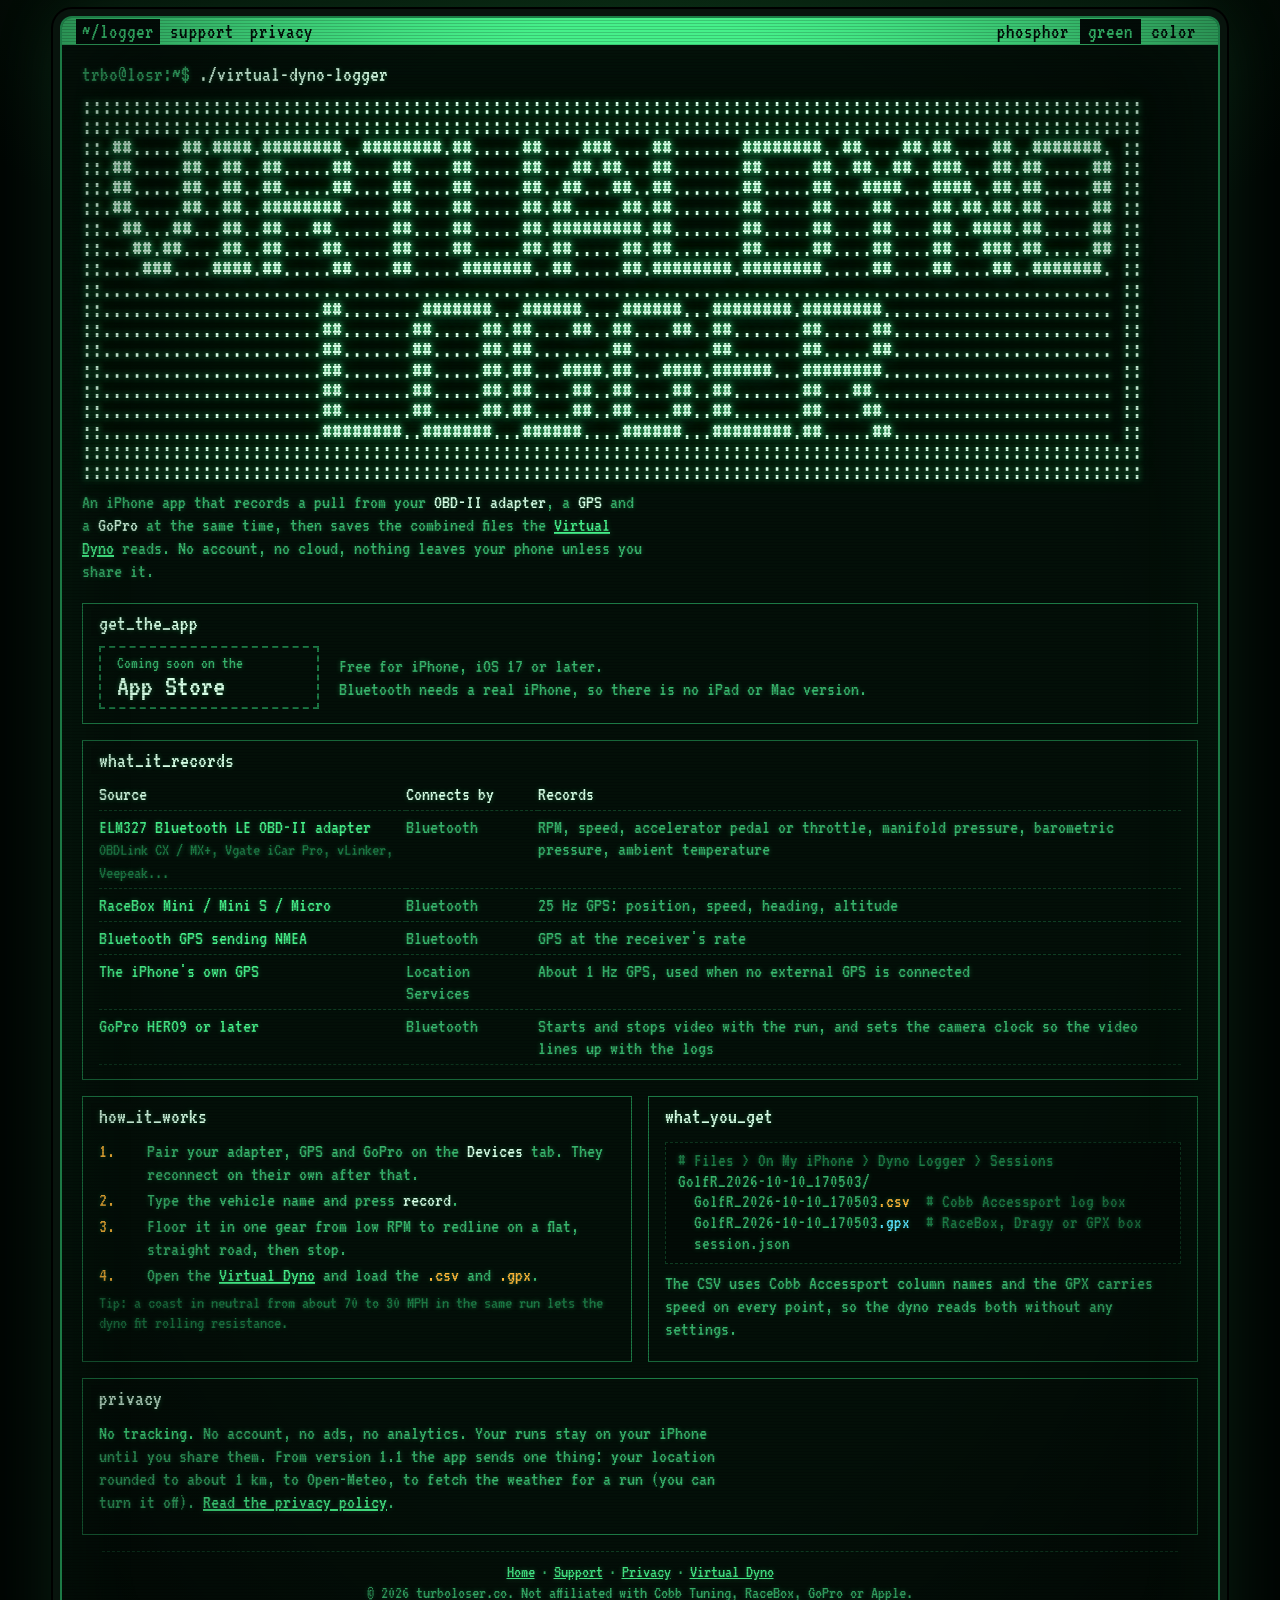
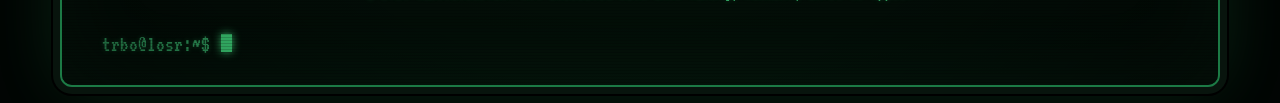
<file: index.html>
<!doctype html>
<html lang="en"><head><meta charset="utf-8">
<meta name="viewport" content="width=device-width, initial-scale=1, viewport-fit=cover">
<meta name="color-scheme" content="dark">
<script>try{let p;try{p=localStorage.getItem("vdl-phosphor")}catch{}document.documentElement.dataset.phosphor=["green","color"].includes(p)?p:"green"}catch{}
try{let s;try{s=sessionStorage.getItem("vdl-boot");sessionStorage.setItem("vdl-boot","1")}catch{}if(!matchMedia("(prefers-reduced-motion:reduce)").matches&&!s)document.documentElement.classList.add("bt")}catch{}</script>
<title>Virtual Dyno Logger for iPhone</title>
<meta name="description" content="Record OBD-II, GPS and GoPro at once on your iPhone and get the combined files the Virtual Dyno reads. No account, nothing leaves your phone.">
<link rel="canonical" href="https://dynologger.turboloser.co/">
<link rel="icon" href="/icons/icon-192.png" type="image/png">
<link rel="apple-touch-icon" href="/icons/apple-touch-icon.png">
<meta name="theme-color" content="#010503">
<meta property="og:type" content="website">
<meta property="og:site_name" content="Virtual Dyno Logger">
<meta property="og:title" content="Virtual Dyno Logger for iPhone">
<meta property="og:description" content="Record OBD-II, GPS and GoPro at once on your iPhone and get the combined files the Virtual Dyno reads. No account, nothing leaves your phone.">
<meta property="og:url" content="https://dynologger.turboloser.co/">
<link rel="preload" href="/fonts/vt323-latin-400-normal.woff2" as="font" type="font/woff2" crossorigin>
<link rel="stylesheet" href="/style.css">
</head>
<body>
<a class="skip" href="#main">Skip to content</a>
<div class="win">
<div class="crt" aria-hidden="true"></div>
<div class="bar"><nav aria-label="Site"><a href="/" aria-current="page">~/logger</a><a href="/support/">support</a><a href="/privacy/">privacy</a></nav><div class="ph" id="phos" role="group" aria-label="Phosphor color"><span class="pl" aria-hidden="true">phosphor</span><button type="button" data-p="green" aria-pressed="true">green</button><button type="button" data-p="color" aria-pressed="false">color</button></div></div>
<div class="app">
<header class="hgrp">
 <div class="boot" aria-hidden="true">trbo@losr:~$ <span class="type">./virtual-dyno-logger</span></div>
 <h1 class="vh">Virtual Dyno Logger</h1>
 <div class="ban">
 <div class="art row" aria-hidden="true">::::::::::::::::::::::::::::::::::::::::::::::::::::::::::::::::::::::::::::::::::::::::::::::::::::::::::
::::::::::::::::::::::::::::::::::::::::::::::::::::::::::::::::::::::::::::::::::::::::::::::::::::::::::
::.##.....##.####.########..########.##.....##....###....##.......########..##....##.##....##..#######. ::
::.##.....##..##..##.....##....##....##.....##...##.##...##.......##.....##..##..##..###...##.##.....## ::
::.##.....##..##..##.....##....##....##.....##..##...##..##.......##.....##...####...####..##.##.....## ::
::.##.....##..##..########.....##....##.....##.##.....##.##.......##.....##....##....##.##.##.##.....## ::
::..##...##...##..##...##......##....##.....##.#########.##.......##.....##....##....##..####.##.....## ::
::...##.##....##..##....##.....##....##.....##.##.....##.##.......##.....##....##....##...###.##.....## ::
::....###....####.##.....##....##.....#######..##.....##.########.########.....##....##....##..#######. ::
::..................................................................................................... ::
::......................##........#######...######....######...########.########....................... ::
::......................##.......##.....##.##....##..##....##..##.......##.....##...................... ::
::......................##.......##.....##.##........##........##.......##.....##...................... ::
::......................##.......##.....##.##...####.##...####.######...########....................... ::
::......................##.......##.....##.##....##..##....##..##.......##...##........................ ::
::......................##.......##.....##.##....##..##....##..##.......##....##....................... ::
::......................########..#######...######....######...########.##.....##...................... ::
::::::::::::::::::::::::::::::::::::::::::::::::::::::::::::::::::::::::::::::::::::::::::::::::::::::::::
::::::::::::::::::::::::::::::::::::::::::::::::::::::::::::::::::::::::::::::::::::::::::::::::::::::::::</div>
 <div class="art stack" aria-hidden="true">::::::::::::::::::::::::::::::::::::::::::::::::::::::::::::::::::::
::::::::::::::::::::::::::::::::::::::::::::::::::::::::::::::::::::
::.##.....##.####.########..########.##.....##....###....##...... ::
::.##.....##..##..##.....##....##....##.....##...##.##...##...... ::
::.##.....##..##..##.....##....##....##.....##..##...##..##...... ::
::.##.....##..##..########.....##....##.....##.##.....##.##...... ::
::..##...##...##..##...##......##....##.....##.#########.##...... ::
::...##.##....##..##....##.....##....##.....##.##.....##.##...... ::
::....###....####.##.....##....##.....#######..##.....##.######## ::
::............................................................... ::
::.............########..##....##.##....##..#######.............. ::
::.............##.....##..##..##..###...##.##.....##............. ::
::.............##.....##...####...####..##.##.....##............. ::
::.............##.....##....##....##.##.##.##.....##............. ::
::.............##.....##....##....##..####.##.....##............. ::
::.............##.....##....##....##...###.##.....##............. ::
::.............########.....##....##....##..#######.............. ::
::............................................................... ::
::...##........#######...######....######...########.########.... ::
::...##.......##.....##.##....##..##....##..##.......##.....##... ::
::...##.......##.....##.##........##........##.......##.....##... ::
::...##.......##.....##.##...####.##...####.######...########.... ::
::...##.......##.....##.##....##..##....##..##.......##...##..... ::
::...##.......##.....##.##....##..##....##..##.......##....##.... ::
::...########..#######...######....######...########.##.....##... ::
::::::::::::::::::::::::::::::::::::::::::::::::::::::::::::::::::::
::::::::::::::::::::::::::::::::::::::::::::::::::::::::::::::::::::</div>
 </div>
 <p class="intro">An iPhone app that records a pull from your <b>OBD-II adapter</b>, a <b>GPS</b> and a <b>GoPro</b> at the same time, then saves the combined files the <a href="https://dyno.turboloser.co/">Virtual Dyno</a> reads. No account, no cloud, nothing leaves your phone unless you share it.</p>
</header>
<main id="main">
<section aria-labelledby="get">
 <h2 id="get">get_the_app</h2>
 <div class="get">
  <!-- When the app is live: replace this element with Apple's official "Download on the App Store" badge
       (https://developer.apple.com/app-store/marketing/guidelines/) wrapped in a link to the App Store listing. -->
  <span class="store" aria-disabled="true"><small>Coming soon on the</small><span>App Store</span></span>
  <p>Free for iPhone, iOS 17 or later.<br>Bluetooth needs a real iPhone, so there is no iPad or Mac version.</p>
 </div>
</section>
<section aria-labelledby="rec">
 <h2 id="rec">what_it_records</h2>
 <div class="wrap"><table class="tbl">
  <thead><tr><th scope="col">Source</th><th scope="col">Connects by</th><th scope="col">Records</th></tr></thead>
  <tbody>
   <tr><td>ELM327 Bluetooth LE OBD-II adapter<br><span class="meta">OBDLink CX / MX+, Vgate iCar Pro, vLinker, Veepeak...</span></td><td>Bluetooth</td><td>RPM, speed, accelerator pedal or throttle, manifold pressure, barometric pressure, ambient temperature</td></tr>
   <tr><td>RaceBox Mini / Mini S / Micro</td><td>Bluetooth</td><td>25 Hz GPS: position, speed, heading, altitude</td></tr>
   <tr><td>Bluetooth GPS sending NMEA</td><td>Bluetooth</td><td>GPS at the receiver's rate</td></tr>
   <tr><td>The iPhone's own GPS</td><td>Location Services</td><td>About 1 Hz GPS, used when no external GPS is connected</td></tr>
   <tr><td>GoPro HERO9 or later</td><td>Bluetooth</td><td>Starts and stops video with the run, and sets the camera clock so the video lines up with the logs</td></tr>
  </tbody>
 </table></div>
</section>
<div class="grid">
<section aria-labelledby="how">
 <h2 id="how">how_it_works</h2>
 <ol class="steps">
  <li>Pair your adapter, GPS and GoPro on the <strong>Devices</strong> tab. They reconnect on their own after that.</li>
  <li>Type the vehicle name and press <strong>record</strong>.</li>
  <li>Floor it in one gear from low RPM to redline on a flat, straight road, then stop.</li>
  <li>Open the <a href="https://dyno.turboloser.co/">Virtual Dyno</a> and load the <code>.csv</code> and <code>.gpx</code>.</li>
 </ol>
 <p class="meta">Tip: a coast in neutral from about 70 to 30 MPH in the same run lets the dyno fit rolling resistance.</p>
</section>
<section aria-labelledby="files">
 <h2 id="files">what_you_get</h2>
 <pre><span class="c"># Files &gt; On My iPhone &gt; Dyno Logger &gt; Sessions</span>
GolfR_2026-10-10_170503/
  GolfR_2026-10-10_170503<span class="a">.csv</span>  <span class="c"># Cobb Accessport log box</span>
  GolfR_2026-10-10_170503<span class="b">.gpx</span>  <span class="c"># RaceBox, Dragy or GPX box</span>
  session.json</pre>
 <p>The CSV uses Cobb Accessport column names and the GPX carries speed on every point, so the dyno reads both without any settings.</p>
</section>
</div>
<section aria-labelledby="priv">
 <h2 id="priv">privacy</h2>
 <p><span class="ok">No tracking.</span> No account, no ads, no analytics. Your runs stay on your iPhone until you share them. From version 1.1 the app sends one thing: your location rounded to about 1 km, to Open-Meteo, to fetch the weather for a run (you can turn it off). <a href="/privacy/">Read the privacy policy</a>.</p>
</section>
</main>
<footer class="foot"><a href="/">Home</a>·<a href="/support/">Support</a>·<a href="/privacy/">Privacy</a>·<a href="https://dyno.turboloser.co/">Virtual Dyno</a><br>© 2026 turboloser.co. Not affiliated with Cobb Tuning, RaceBox, GoPro or Apple.</footer>
<div class="ps1" aria-hidden="true">trbo@losr:~$ <i></i></div>
</div>
<script src="/site.js"></script>
</body></html>
</file>
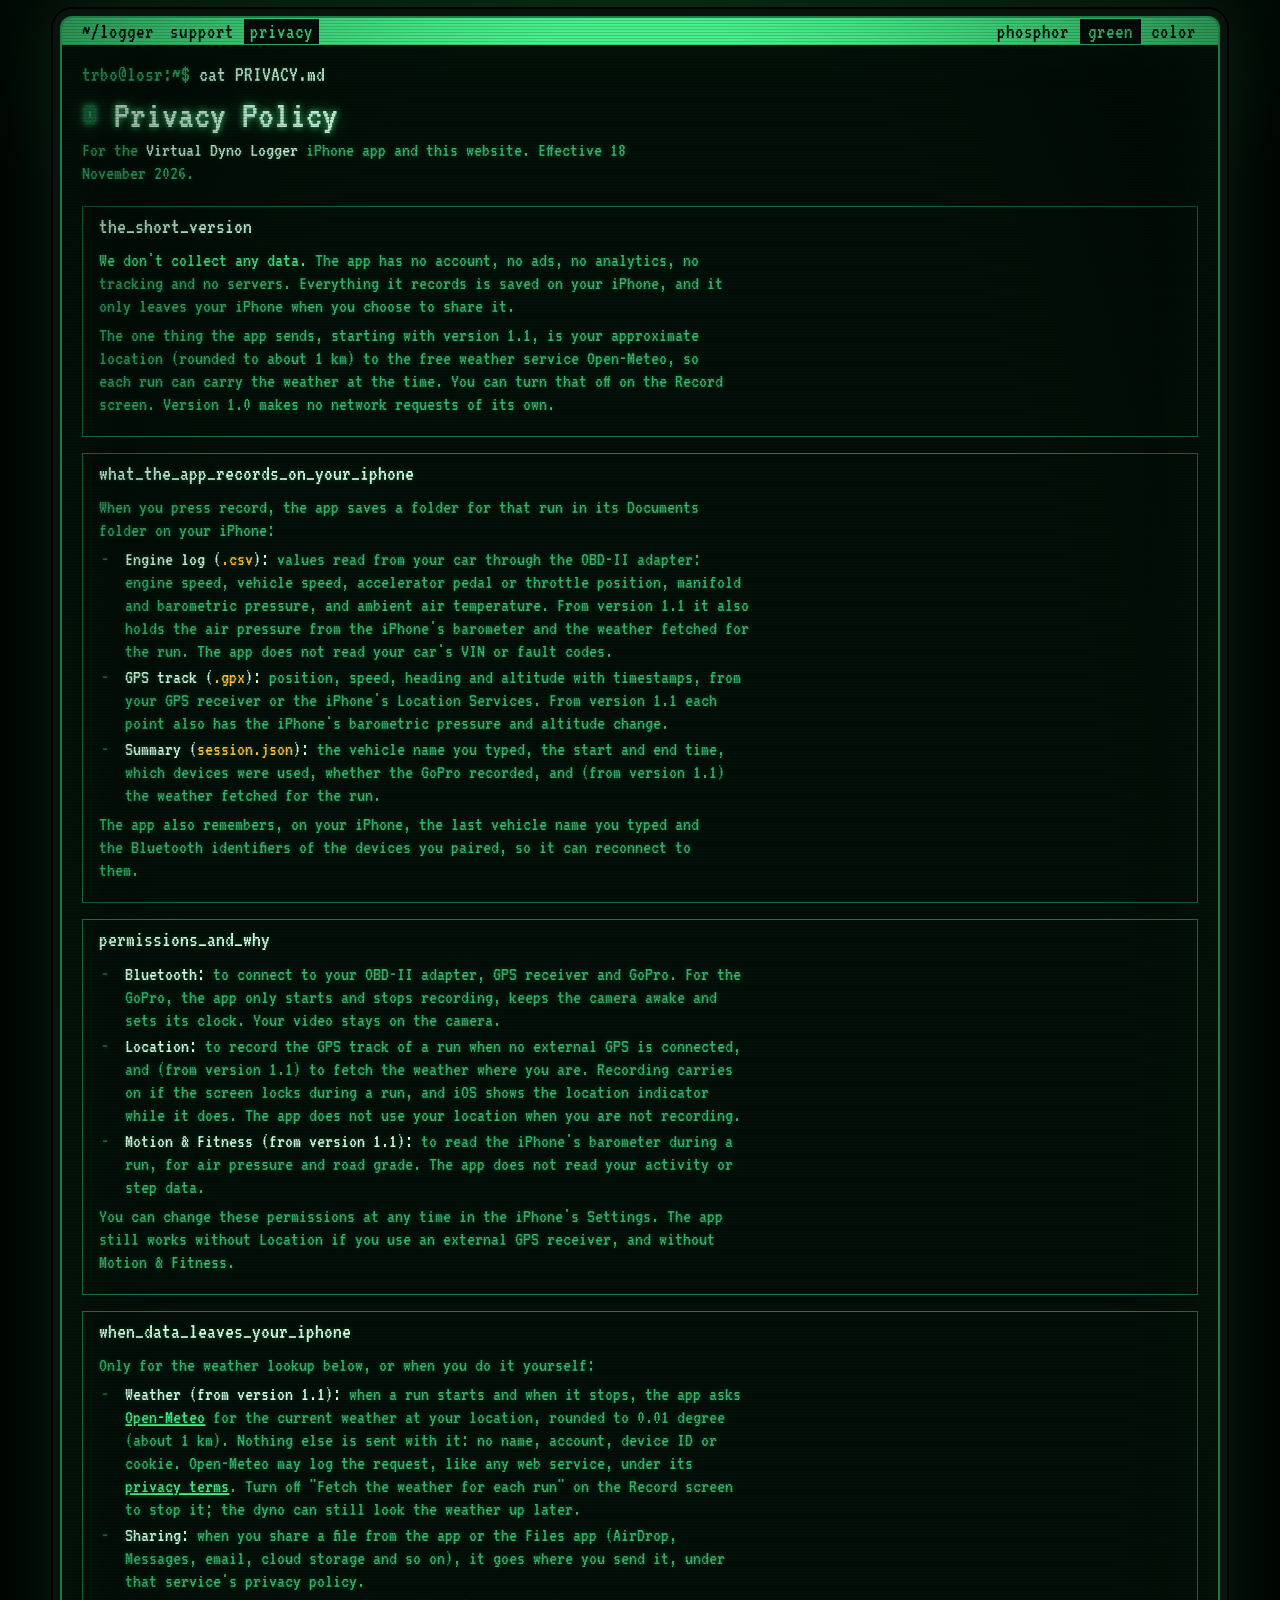
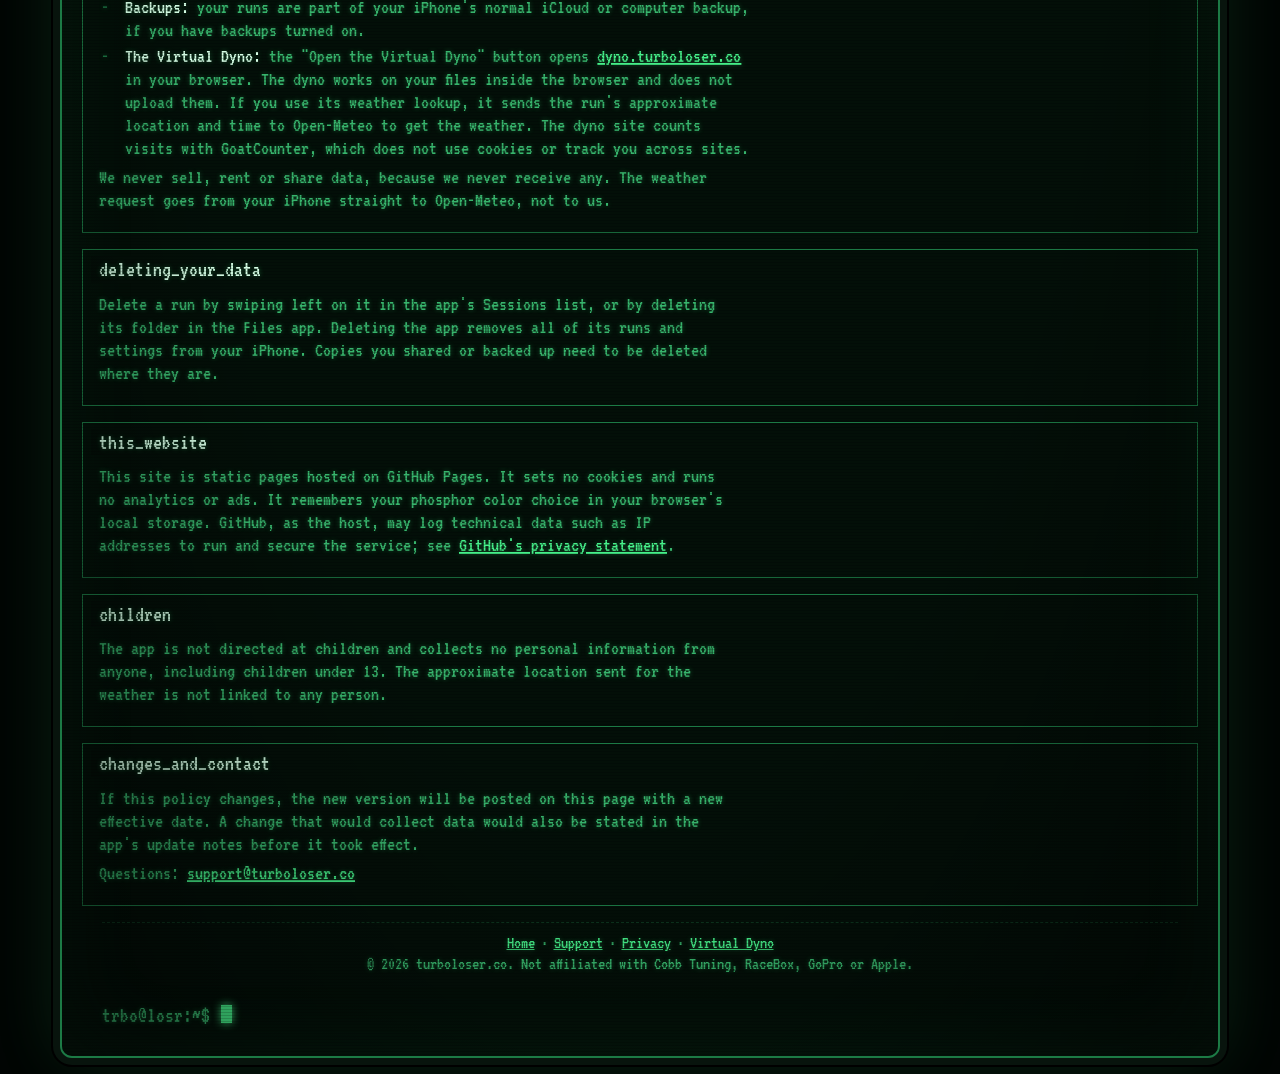
<file: privacy/index.html>
<!doctype html>
<html lang="en"><head><meta charset="utf-8">
<meta name="viewport" content="width=device-width, initial-scale=1, viewport-fit=cover">
<meta name="color-scheme" content="dark">
<script>try{let p;try{p=localStorage.getItem("vdl-phosphor")}catch{}document.documentElement.dataset.phosphor=["green","color"].includes(p)?p:"green"}catch{}
try{let s;try{s=sessionStorage.getItem("vdl-boot");sessionStorage.setItem("vdl-boot","1")}catch{}if(!matchMedia("(prefers-reduced-motion:reduce)").matches&&!s)document.documentElement.classList.add("bt")}catch{}</script>
<title>Privacy Policy · Virtual Dyno Logger</title>
<meta name="description" content="Virtual Dyno Logger collects no data. Runs are saved on your iPhone and only leave it when you share them.">
<link rel="canonical" href="https://dynologger.turboloser.co/privacy/">
<link rel="icon" href="/icons/icon-192.png" type="image/png">
<link rel="apple-touch-icon" href="/icons/apple-touch-icon.png">
<meta name="theme-color" content="#010503">
<meta property="og:type" content="website">
<meta property="og:site_name" content="Virtual Dyno Logger">
<meta property="og:title" content="Privacy Policy · Virtual Dyno Logger">
<meta property="og:description" content="Virtual Dyno Logger collects no data. Runs are saved on your iPhone and only leave it when you share them.">
<meta property="og:url" content="https://dynologger.turboloser.co/privacy/">
<link rel="preload" href="/fonts/vt323-latin-400-normal.woff2" as="font" type="font/woff2" crossorigin>
<link rel="stylesheet" href="/style.css">
</head>
<body>
<a class="skip" href="#main">Skip to content</a>
<div class="win">
<div class="crt" aria-hidden="true"></div>
<div class="bar"><nav aria-label="Site"><a href="/">~/logger</a><a href="/support/">support</a><a href="/privacy/" aria-current="page">privacy</a></nav><div class="ph" id="phos" role="group" aria-label="Phosphor color"><span class="pl" aria-hidden="true">phosphor</span><button type="button" data-p="green" aria-pressed="true">green</button><button type="button" data-p="color" aria-pressed="false">color</button></div></div>
<div class="app">
<header class="hgrp">
 <div class="boot" aria-hidden="true">trbo@losr:~$ <span class="type" style="--w:15ch;--n:15">cat PRIVACY.md</span></div>
 <h1 class="page">Privacy Policy</h1>
 <p class="intro">For the <b>Virtual Dyno Logger</b> iPhone app and this website. Effective 18 November 2026.</p>
</header>
<main id="main">
<section aria-labelledby="short">
 <h2 id="short">the_short_version</h2>
 <p><span class="ok">We don't collect any data.</span> The app has no account, no ads, no analytics, no tracking and no servers. Everything it records is saved on your iPhone, and it only leaves your iPhone when you choose to share it.</p>
 <p>The one thing the app sends, starting with version 1.1, is your approximate location (rounded to about 1 km) to the free weather service Open-Meteo, so each run can carry the weather at the time. You can turn that off on the Record screen. Version 1.0 makes no network requests of its own.</p>
</section>
<section aria-labelledby="records">
 <h2 id="records">what_the_app_records_on_your_iphone</h2>
 <p>When you press record, the app saves a folder for that run in its Documents folder on your iPhone:</p>
 <ul>
  <li><strong>Engine log (<code>.csv</code>):</strong> values read from your car through the OBD-II adapter: engine speed, vehicle speed, accelerator pedal or throttle position, manifold and barometric pressure, and ambient air temperature. From version 1.1 it also holds the air pressure from the iPhone's barometer and the weather fetched for the run. The app does not read your car's VIN or fault codes.</li>
  <li><strong>GPS track (<code>.gpx</code>):</strong> position, speed, heading and altitude with timestamps, from your GPS receiver or the iPhone's Location Services. From version 1.1 each point also has the iPhone's barometric pressure and altitude change.</li>
  <li><strong>Summary (<code>session.json</code>):</strong> the vehicle name you typed, the start and end time, which devices were used, whether the GoPro recorded, and (from version 1.1) the weather fetched for the run.</li>
 </ul>
 <p>The app also remembers, on your iPhone, the last vehicle name you typed and the Bluetooth identifiers of the devices you paired, so it can reconnect to them.</p>
</section>
<section aria-labelledby="perm">
 <h2 id="perm">permissions_and_why</h2>
 <ul>
  <li><strong>Bluetooth:</strong> to connect to your OBD-II adapter, GPS receiver and GoPro. For the GoPro, the app only starts and stops recording, keeps the camera awake and sets its clock. Your video stays on the camera.</li>
  <li><strong>Location:</strong> to record the GPS track of a run when no external GPS is connected, and (from version 1.1) to fetch the weather where you are. Recording carries on if the screen locks during a run, and iOS shows the location indicator while it does. The app does not use your location when you are not recording.</li>
  <li><strong>Motion &amp; Fitness (from version 1.1):</strong> to read the iPhone's barometer during a run, for air pressure and road grade. The app does not read your activity or step data.</li>
 </ul>
 <p>You can change these permissions at any time in the iPhone's Settings. The app still works without Location if you use an external GPS receiver, and without Motion &amp; Fitness.</p>
</section>
<section aria-labelledby="share">
 <h2 id="share">when_data_leaves_your_iphone</h2>
 <p>Only for the weather lookup below, or when you do it yourself:</p>
 <ul>
  <li><strong>Weather (from version 1.1):</strong> when a run starts and when it stops, the app asks <a href="https://open-meteo.com/">Open-Meteo</a> for the current weather at your location, rounded to 0.01 degree (about 1 km). Nothing else is sent with it: no name, account, device ID or cookie. Open-Meteo may log the request, like any web service, under its <a href="https://open-meteo.com/en/terms#privacy">privacy terms</a>. Turn off "Fetch the weather for each run" on the Record screen to stop it; the dyno can still look the weather up later.</li>
  <li><strong>Sharing:</strong> when you share a file from the app or the Files app (AirDrop, Messages, email, cloud storage and so on), it goes where you send it, under that service's privacy policy.</li>
  <li><strong>Backups:</strong> your runs are part of your iPhone's normal iCloud or computer backup, if you have backups turned on.</li>
  <li><strong>The Virtual Dyno:</strong> the "Open the Virtual Dyno" button opens <a href="https://dyno.turboloser.co/">dyno.turboloser.co</a> in your browser. The dyno works on your files inside the browser and does not upload them. If you use its weather lookup, it sends the run's approximate location and time to Open-Meteo to get the weather. The dyno site counts visits with GoatCounter, which does not use cookies or track you across sites.</li>
 </ul>
 <p>We never sell, rent or share data, because we never receive any. The weather request goes from your iPhone straight to Open-Meteo, not to us.</p>
</section>
<section aria-labelledby="delete">
 <h2 id="delete">deleting_your_data</h2>
 <p>Delete a run by swiping left on it in the app's Sessions list, or by deleting its folder in the Files app. Deleting the app removes all of its runs and settings from your iPhone. Copies you shared or backed up need to be deleted where they are.</p>
</section>
<section aria-labelledby="site">
 <h2 id="site">this_website</h2>
 <p>This site is static pages hosted on GitHub Pages. It sets no cookies and runs no analytics or ads. It remembers your phosphor color choice in your browser's local storage. GitHub, as the host, may log technical data such as IP addresses to run and secure the service; see <a href="https://docs.github.com/en/site-policy/privacy-policies/github-general-privacy-statement">GitHub's privacy statement</a>.</p>
</section>
<section aria-labelledby="kids">
 <h2 id="kids">children</h2>
 <p>The app is not directed at children and collects no personal information from anyone, including children under 13. The approximate location sent for the weather is not linked to any person.</p>
</section>
<section aria-labelledby="changes">
 <h2 id="changes">changes_and_contact</h2>
 <p>If this policy changes, the new version will be posted on this page with a new effective date. A change that would collect data would also be stated in the app's update notes before it took effect.</p>
 <p>Questions: <a href="mailto:support@turboloser.co?subject=Virtual%20Dyno%20Logger%20privacy">support@turboloser.co</a></p>
</section>
</main>
<footer class="foot"><a href="/">Home</a>·<a href="/support/">Support</a>·<a href="/privacy/">Privacy</a>·<a href="https://dyno.turboloser.co/">Virtual Dyno</a><br>© 2026 turboloser.co. Not affiliated with Cobb Tuning, RaceBox, GoPro or Apple.</footer>
<div class="ps1" aria-hidden="true">trbo@losr:~$ <i></i></div>
</div>
<script src="/site.js"></script>
</body></html>
</file>
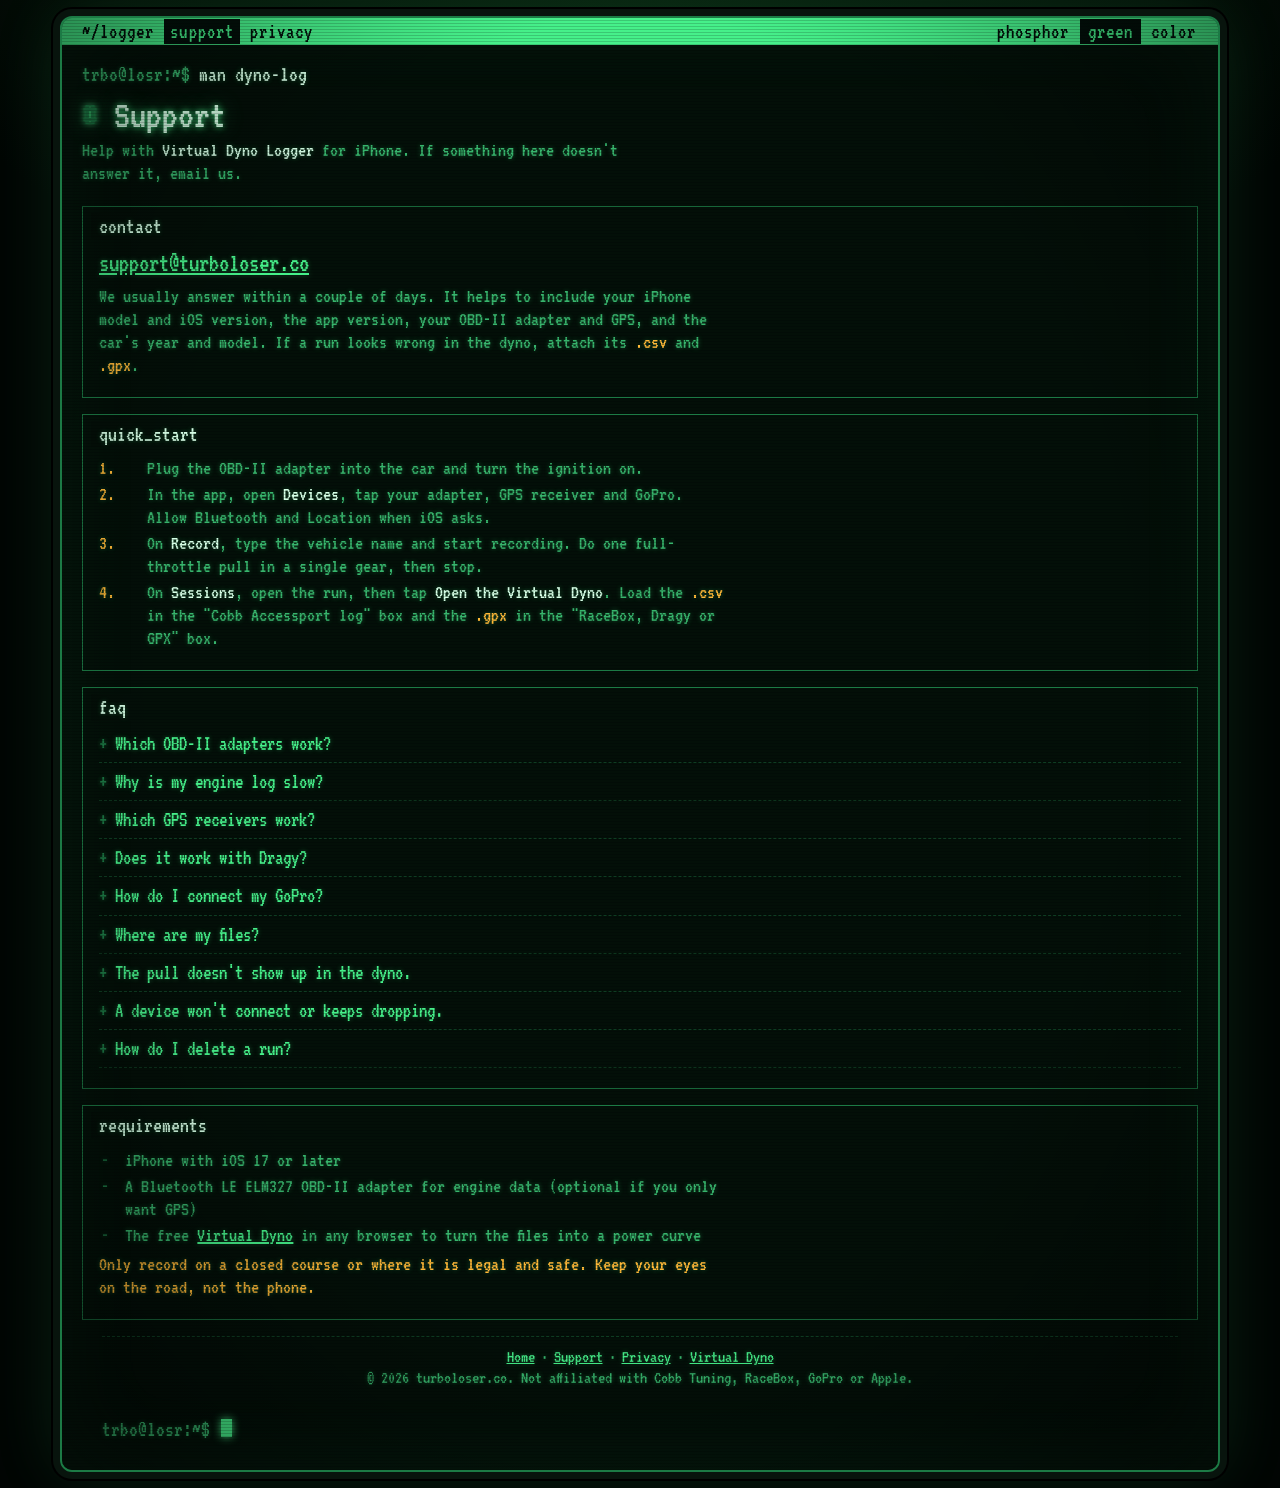
<file: support/index.html>
<!doctype html>
<html lang="en"><head><meta charset="utf-8">
<meta name="viewport" content="width=device-width, initial-scale=1, viewport-fit=cover">
<meta name="color-scheme" content="dark">
<script>try{let p;try{p=localStorage.getItem("vdl-phosphor")}catch{}document.documentElement.dataset.phosphor=["green","color"].includes(p)?p:"green"}catch{}
try{let s;try{s=sessionStorage.getItem("vdl-boot");sessionStorage.setItem("vdl-boot","1")}catch{}if(!matchMedia("(prefers-reduced-motion:reduce)").matches&&!s)document.documentElement.classList.add("bt")}catch{}</script>
<title>Support · Virtual Dyno Logger</title>
<meta name="description" content="Help with Virtual Dyno Logger: supported adapters and GPS receivers, GoPro pairing, finding your files and loading them into the Virtual Dyno.">
<link rel="canonical" href="https://dynologger.turboloser.co/support/">
<link rel="icon" href="/icons/icon-192.png" type="image/png">
<link rel="apple-touch-icon" href="/icons/apple-touch-icon.png">
<meta name="theme-color" content="#010503">
<meta property="og:type" content="website">
<meta property="og:site_name" content="Virtual Dyno Logger">
<meta property="og:title" content="Support · Virtual Dyno Logger">
<meta property="og:description" content="Help with Virtual Dyno Logger: supported adapters and GPS receivers, GoPro pairing, finding your files and loading them into the Virtual Dyno.">
<meta property="og:url" content="https://dynologger.turboloser.co/support/">
<link rel="preload" href="/fonts/vt323-latin-400-normal.woff2" as="font" type="font/woff2" crossorigin>
<link rel="stylesheet" href="/style.css">
</head>
<body>
<a class="skip" href="#main">Skip to content</a>
<div class="win">
<div class="crt" aria-hidden="true"></div>
<div class="bar"><nav aria-label="Site"><a href="/">~/logger</a><a href="/support/" aria-current="page">support</a><a href="/privacy/">privacy</a></nav><div class="ph" id="phos" role="group" aria-label="Phosphor color"><span class="pl" aria-hidden="true">phosphor</span><button type="button" data-p="green" aria-pressed="true">green</button><button type="button" data-p="color" aria-pressed="false">color</button></div></div>
<div class="app">
<header class="hgrp">
 <div class="boot" aria-hidden="true">trbo@losr:~$ <span class="type" style="--w:13ch;--n:13">man dyno-log</span></div>
 <h1 class="page">Support</h1>
 <p class="intro">Help with <b>Virtual Dyno Logger</b> for iPhone. If something here doesn't answer it, email us.</p>
</header>
<main id="main">
<section aria-labelledby="contact">
 <h2 id="contact">contact</h2>
 <p><a class="mail" href="mailto:support@turboloser.co?subject=Virtual%20Dyno%20Logger%20support">support@turboloser.co</a></p>
 <p>We usually answer within a couple of days. It helps to include your iPhone model and iOS version, the app version, your OBD-II adapter and GPS, and the car's year and model. If a run looks wrong in the dyno, attach its <code>.csv</code> and <code>.gpx</code>.</p>
</section>
<section aria-labelledby="start">
 <h2 id="start">quick_start</h2>
 <ol class="steps">
  <li>Plug the OBD-II adapter into the car and turn the ignition on.</li>
  <li>In the app, open <strong>Devices</strong>, tap your adapter, GPS receiver and GoPro. Allow Bluetooth and Location when iOS asks.</li>
  <li>On <strong>Record</strong>, type the vehicle name and start recording. Do one full-throttle pull in a single gear, then stop.</li>
  <li>On <strong>Sessions</strong>, open the run, then tap <strong>Open the Virtual Dyno</strong>. Load the <code>.csv</code> in the "Cobb Accessport log" box and the <code>.gpx</code> in the "RaceBox, Dragy or GPX" box.</li>
 </ol>
</section>
<section aria-labelledby="faq">
 <h2 id="faq">faq</h2>
 <details><summary>Which OBD-II adapters work?</summary>
  <p>Bluetooth LE adapters that speak ELM327, such as OBDLink CX and MX+, Vgate iCar Pro, vLinker and Veepeak BLE models. Classic-Bluetooth-only adapters and Wi-Fi adapters don't work with iPhone apps that use Bluetooth LE.</p></details>
 <details><summary>Why is my engine log slow?</summary>
  <p>The rate depends on the car. CAN cars (most 2008 and later) answer all the fast values in one request and give roughly 10 to 25 rows a second through a good adapter. Older protocols are much slower. A faster adapter such as an OBDLink helps.</p></details>
 <details><summary>Which GPS receivers work?</summary>
  <p>RaceBox Mini, Mini S and Micro (25 Hz), and Bluetooth GPS receivers that send NMEA over the Nordic UART service. With no external GPS connected, the app uses the iPhone's own GPS at about 1 Hz.</p></details>
 <details><summary>Does it work with Dragy?</summary>
  <p>Not directly, because Dragy's Bluetooth protocol isn't public. Export the run from the Dragy app and load its CSV into the Virtual Dyno's GPS box, which reads Dragy files.</p></details>
 <details><summary>How do I connect my GoPro?</summary>
  <p>HERO9 or later. The first time, put the camera in pairing mode (Preferences &gt; Wireless Connections &gt; Connect Device &gt; GoPro Quik), then tap it on the Devices tab. After that it reconnects on its own, starts and stops recording with your run, and has its clock set to the phone's so the video lines up with the logs.</p></details>
 <details><summary>Where are my files?</summary>
  <p>In the Files app under On My iPhone &gt; Dyno Logger &gt; Sessions, one folder per run. You can also share a single file from the run's page in the app.</p></details>
 <details><summary>The pull doesn't show up in the dyno.</summary>
  <p>The dyno only counts a pull above its "Throttle Position &gt;=" field (90 % by default). The app rescales the pedal so a floored pedal reads 100 %, but if your car's pedal sensor reads unusually low, lower that field a little.</p></details>
 <details><summary>A device won't connect or keeps dropping.</summary>
  <p>Check that Bluetooth is on and that the app is allowed to use it (Settings &gt; Privacy &amp; Security &gt; Bluetooth). Make sure no other app is connected to the same adapter. Unplug the adapter for a few seconds, then try again. If the phone GPS shows no points, check Settings &gt; Privacy &amp; Security &gt; Location Services for the app.</p></details>
 <details><summary>How do I delete a run?</summary>
  <p>Swipe left on it in Sessions, or delete its folder in the Files app. Deleting the app deletes every run.</p></details>
</section>
<section aria-labelledby="req">
 <h2 id="req">requirements</h2>
 <ul>
  <li>iPhone with iOS 17 or later</li>
  <li>A Bluetooth LE ELM327 OBD-II adapter for engine data (optional if you only want GPS)</li>
  <li>The free <a href="https://dyno.turboloser.co/">Virtual Dyno</a> in any browser to turn the files into a power curve</li>
 </ul>
 <p class="warn">Only record on a closed course or where it is legal and safe. Keep your eyes on the road, not the phone.</p>
</section>
</main>
<footer class="foot"><a href="/">Home</a>·<a href="/support/">Support</a>·<a href="/privacy/">Privacy</a>·<a href="https://dyno.turboloser.co/">Virtual Dyno</a><br>© 2026 turboloser.co. Not affiliated with Cobb Tuning, RaceBox, GoPro or Apple.</footer>
<div class="ps1" aria-hidden="true">trbo@losr:~$ <i></i></div>
</div>
<script src="/site.js"></script>
</body></html>
</file>
<file: style.css>
/* Virtual Dyno Logger site. Tokens, window, bar, banner and footer are copied from the Virtual Dyno
   (syntaxless/virtual-dyno index.html) so the two sites look like one family. Green is the default phosphor. */
@font-face{font-family:"VT323";font-style:normal;font-weight:400;font-display:block;src:url(/fonts/vt323-latin-400-normal.woff2) format("woff2")}
:root{--desk:#010503;--bg:#030f08;--screen:#020b06;--fg:#46f08a;--hi:#d6ffe6;--mut:#37b46c;--dim:#1c7a45;--faint:#0e3d22;--s1:#46f08a;--s2:#ffb938;--s3:#59e4ff;--s4:#ff7ad9;--err:#ff6b5e;--ink:#02100a;--rgb:70,240,138;--halo:#08240f;--bezel:#08140d;--mono:"VT323",ui-monospace,"SF Mono","Cascadia Mono",Menlo,Consolas,"DejaVu Sans Mono","Liberation Mono",monospace;color-scheme:dark}
:root[data-phosphor="color"]{--desk:#001a21;--bg:#002b36;--screen:#00212b;--fg:#268bd2;--hi:#eee8d5;--mut:#93a1a1;--dim:#839496;--faint:#586e75;--s1:#268bd2;--s2:#b58900;--s3:#2aa198;--s4:#e55fa6;--err:#ef5f5c;--ink:#002b36;--rgb:38,139,210;--halo:#073642;--bezel:#073642}
*{box-sizing:border-box}
html{background:var(--desk)}
body{margin:0;min-height:100vh;padding:max(16px,env(safe-area-inset-top)) 16px max(16px,env(safe-area-inset-bottom));background-color:var(--desk);background-image:radial-gradient(1100px 620px at 50% -80px,var(--halo),transparent 70%);color:var(--fg);font:22px/1.2 var(--mono);text-shadow:0 0 5px rgba(var(--rgb),.32)}
::selection{background:var(--fg);color:var(--ink);text-shadow:none}
.vh{position:absolute;width:1px;height:1px;margin:-1px;padding:0;overflow:hidden;clip:rect(0 0 0 0);border:0}
.skip{position:absolute;left:-999px;top:8px;z-index:20;background:var(--fg);color:var(--ink);padding:2px 8px}
.skip:focus{left:24px}

.win{position:relative;max-width:1160px;margin:0 auto;background:var(--bg);border:2px solid var(--dim);border-radius:12px;overflow:hidden;overflow:clip;box-shadow:0 0 0 7px var(--bezel),0 0 0 9px #000,0 0 70px rgba(var(--rgb),.14),inset 0 0 90px rgba(var(--rgb),.07)}
.crt{position:absolute;inset:0;z-index:9;pointer-events:none;background:repeating-linear-gradient(transparent 0 2px,rgba(0,0,0,.17) 2px 3px),radial-gradient(ellipse at 50% 45%,transparent 58%,rgba(0,0,0,.5))}
@media (prefers-contrast:more){.crt{display:none}}
.bar{display:flex;flex-wrap:wrap;align-items:center;justify-content:space-between;gap:0 12px;background:var(--fg);color:var(--ink);padding:1px 14px;font-size:21px;letter-spacing:.05em;text-shadow:none}
.bar nav{display:flex;flex-wrap:wrap;gap:0 4px}
.bar nav a{color:var(--ink);text-decoration:none;padding:0 6px}
.bar nav a:hover{text-decoration:underline}
.bar nav a[aria-current=page]{background:var(--ink);color:var(--fg)}
.bar a:focus-visible,.ph button:focus-visible{outline:1px dashed var(--ink);outline-offset:2px}
.ph{display:flex;align-items:center;gap:2px;margin-left:auto}
.ph .pl{margin-right:8px}
.ph button{font:inherit;letter-spacing:inherit;color:var(--ink);background:none;border:0;padding:0 8px;cursor:pointer;text-shadow:none}
.ph button:hover{text-decoration:underline}
.ph button[aria-pressed="true"]{background:var(--ink);color:var(--fg);text-decoration:none}

.app{display:grid;grid-template-columns:minmax(0,1fr);gap:16px;padding:16px 20px 12px;align-items:start}
.boot{color:var(--mut)}
.type{display:inline-block;box-sizing:content-box;width:var(--w,21ch);overflow:hidden;white-space:nowrap;vertical-align:bottom;color:var(--hi)}
html.bt .type{animation:typing .6s steps(var(--n,21)) .15s backwards}
@keyframes typing{from{width:0}}
@keyframes rv{from{clip-path:inset(0 -50px 100% -50px)}to{clip-path:inset(-50px)}}
html.bt :is(.art,.intro,main>section,.foot,.ps1){animation:rv .2s steps(6) var(--t,.9s) backwards}
html.bt .art{--t:.85s}
html.bt main>section:nth-of-type(2){--t:1.05s}
html.bt main>section:nth-of-type(n+3){--t:1.15s}
html.bt :is(.foot,.ps1){--t:1.25s}

.hgrp{min-width:0;container:hgrp/inline-size}
.ban{container:ban/inline-size}
.art{display:block;margin:10px 0 6px;font:400 28px/.8 var(--mono);color:var(--hi);text-shadow:0 0 6px var(--fg),0 0 22px rgba(var(--rgb),.45);white-space:pre;font-size:min(28px,calc((100vw - 56px)/29));font-size:min(28px,calc(100cqw/29))}
.art.row{display:none;font-size:min(28px,calc(100cqw/44))}
@container hgrp (min-width:520px){.art.row{display:block}.art.stack{display:none}}
html.nofont .ban{display:none}
html.nofont h1.vh{position:static;width:auto;height:auto;margin:10px 0 16px;overflow:visible;clip:auto;font:400 32px/1 var(--mono);color:var(--hi);text-shadow:0 0 6px var(--fg),0 0 22px rgba(var(--rgb),.45)}
h1.page{margin:8px 0 4px;font:400 40px/1 var(--mono);color:var(--hi);text-shadow:0 0 6px var(--fg),0 0 22px rgba(var(--rgb),.45)}
h1.page::before{content:"# ";color:var(--dim)}
.intro{margin:2px 0 4px;color:var(--mut);max-width:70ch}
.intro b{font-weight:400;color:var(--hi)}

main{display:flex;flex-direction:column;gap:16px;min-width:0}
section{border:1px solid var(--dim);padding:6px 16px 14px;min-width:0}
h2{display:inline-block;margin:-20px 0 4px -8px;padding:0 8px;background:var(--bg);font:400 22px/1.2 var(--mono);color:var(--hi)}
h3{margin:14px 0 2px;font:400 22px/1.2 var(--mono);color:var(--hi)}
h3::before{content:"> ";color:var(--fg)}
p,li{color:var(--mut);font-size:20px;line-height:1.15;max-width:78ch}
p{margin:6px 0}
ul,ol{margin:6px 0;padding-left:1.4em}
li{margin:3px 0}
ul{list-style:none;padding-left:1.2em}
ul>li::before{content:"-";display:inline-block;width:1.2em;margin-left:-1.2em;color:var(--dim)}
ol>li::marker{color:var(--dim)}
strong,b{font-weight:400;color:var(--hi)}
a{color:var(--fg)}
a:hover{background:var(--fg);color:var(--ink);text-decoration:none;text-shadow:none}
a:focus-visible{outline:1px dashed var(--hi);outline-offset:3px}
code,pre,kbd{font-family:var(--mono)}
code{color:var(--s2)}
pre{margin:8px 0;padding:8px 12px;border:1px dashed var(--faint);background:var(--screen);color:var(--mut);font-size:19px;line-height:1.1;overflow-x:auto;white-space:pre}
pre .c{color:var(--dim)}pre .a{color:var(--s2)}pre .b{color:var(--s3)}

.grid{display:grid;grid-template-columns:repeat(auto-fit,minmax(min(100%,300px),1fr));gap:16px}
.tbl{width:100%;border-collapse:collapse;font-size:20px;line-height:1.1}
.tbl th,.tbl td{text-align:left;vertical-align:top;padding:5px 12px 5px 0;border-bottom:1px dashed var(--faint)}
.tbl th{font-weight:400;color:var(--hi)}
.tbl td{color:var(--mut)}
.tbl td:first-child{color:var(--fg)}
.wrap{overflow-x:auto}

.get{display:flex;flex-wrap:wrap;align-items:center;gap:10px 20px;margin-top:6px}
.store{display:inline-flex;flex-direction:column;justify-content:center;min-width:220px;padding:6px 16px;border:2px solid var(--fg);color:var(--hi);text-decoration:none;line-height:1;box-shadow:0 0 10px rgba(var(--rgb),.25)}
.store small{font-size:17px;color:var(--mut)}
.store span{font-size:30px}
a.store:hover{background:var(--fg);color:var(--ink)}
a.store:hover small{color:var(--ink)}
.store[aria-disabled=true]{border-style:dashed;border-color:var(--dim);box-shadow:none;cursor:default}
.get p{margin:0;font-size:20px}
.btn{display:inline-block;color:var(--fg);padding:2px 4px;text-decoration:none}
.btn::before{content:"[ "}.btn::after{content:" ]"}

.steps{counter-reset:s;list-style:none;padding:0}
.steps li{counter-increment:s;padding-left:2.4em;text-indent:-2.4em}
.steps li::before{content:counter(s) ". ";display:inline-block;width:2.4em;text-indent:0;color:var(--s2)}
.ok{color:var(--s1)}.warn{color:var(--s2)}
.meta{color:var(--dim);font-size:18px}
details{margin:6px 0;border-bottom:1px dashed var(--faint);padding-bottom:6px}
summary{color:var(--fg);font-size:21px;cursor:pointer;list-style:none}
summary::-webkit-details-marker{display:none}
summary::before{content:"+ ";color:var(--dim)}details[open]>summary::before{content:"- "}
summary:hover,details[open]>summary{color:var(--hi)}
summary:focus-visible{outline:1px dashed var(--hi);outline-offset:3px}
.mail{font-size:26px}

.foot{margin:0 20px;padding:10px 0 8px;border-top:1px dashed var(--faint);color:var(--mut);font-size:18px;text-align:center}
.foot a{margin:0 6px}
.ps1{padding:2px 20px 16px;color:var(--mut)}
.ps1 i{display:inline-block;width:.5em;height:.8em;margin-left:2px;vertical-align:-.05em;background:var(--fg);box-shadow:0 0 8px var(--fg);animation:blink2 1.06s steps(1) infinite}
@keyframes blink2{50%{opacity:0}}
@media (max-width:480px){.ph .pl{display:none}.ph button{padding:0 5px}.bar nav a{padding:0 4px}}
@media (max-width:600px){.tbl th:nth-child(2),.tbl td:nth-child(2){display:none}body{padding-left:10px;padding-right:10px;font-size:20px}.app{padding:12px 12px 8px}section{padding:6px 12px 12px}.foot{margin:0 12px}.ps1{padding:2px 12px 14px}h1.page{font-size:34px}.win{box-shadow:0 0 0 4px var(--bezel),0 0 0 5px #000,0 0 40px rgba(var(--rgb),.14),inset 0 0 70px rgba(var(--rgb),.07)}}
@media (prefers-reduced-motion:reduce){.type,.ps1 i{animation:none}}
@media print{.crt,.ph,.ps1,.skip{display:none}body{background:#fff;color:#000;text-shadow:none}.win{box-shadow:none;border:0}}
</file>
